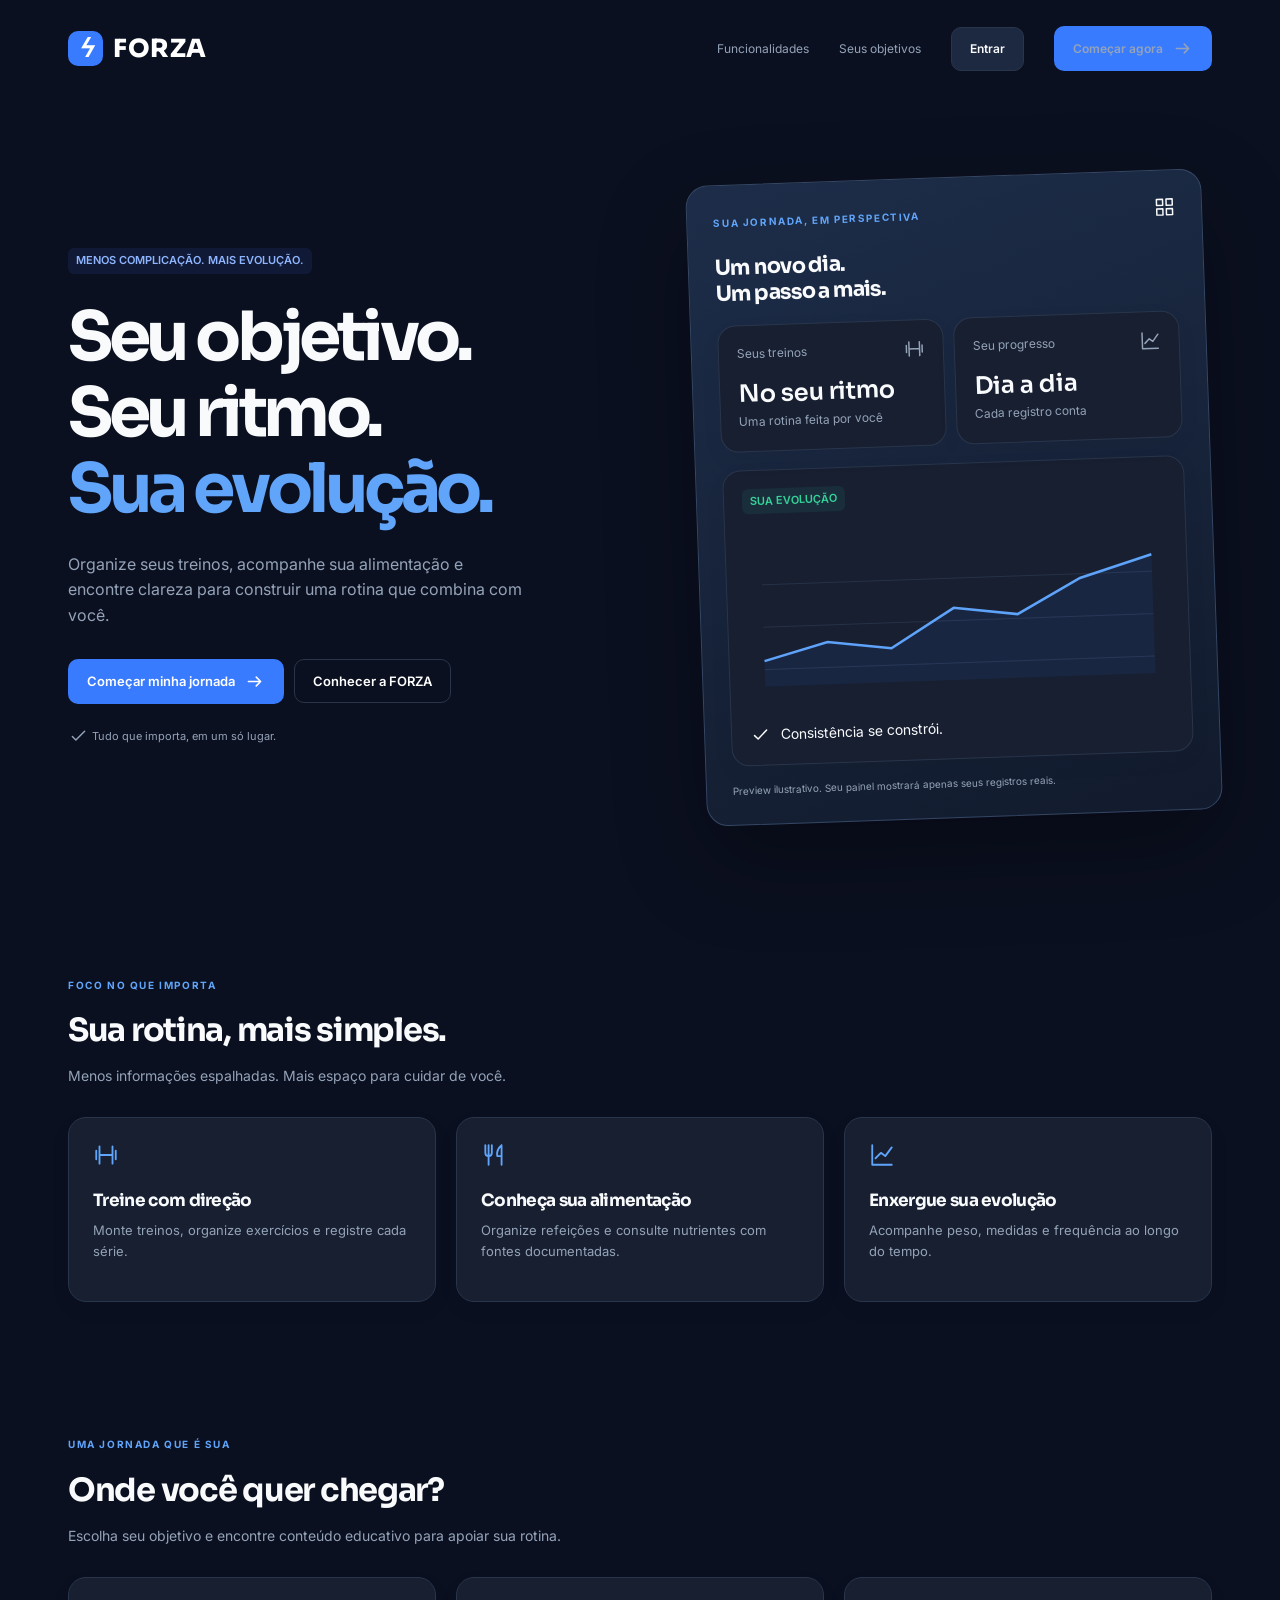
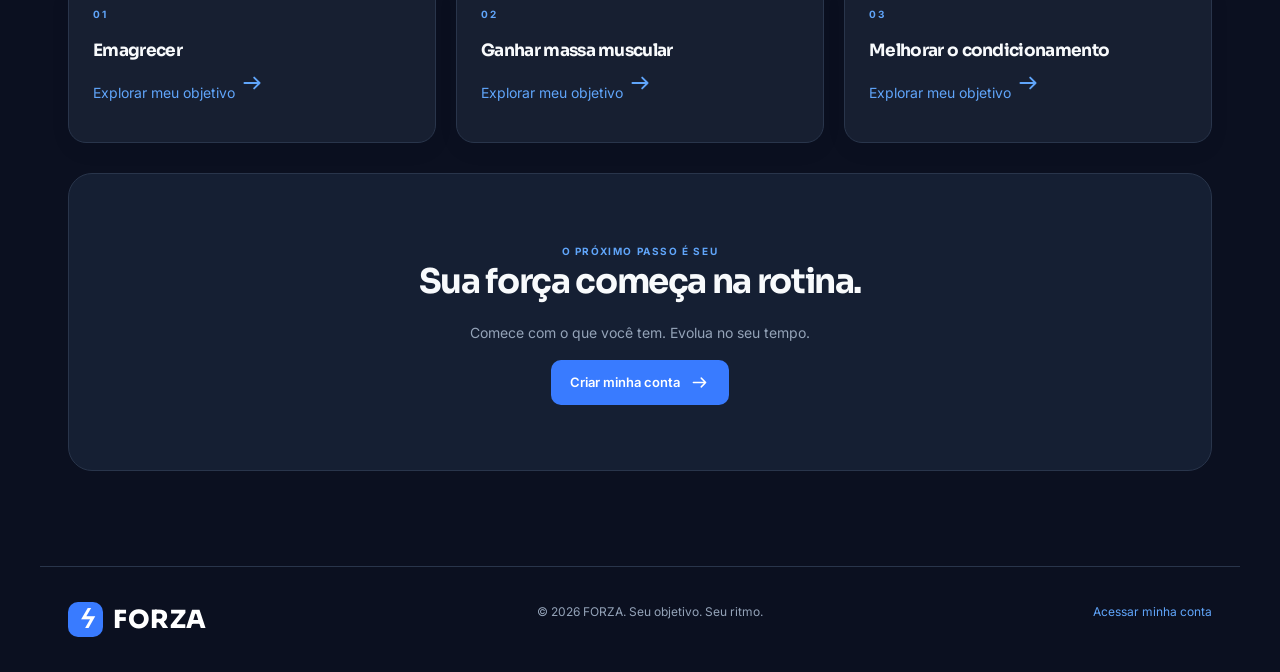
<file: frontend/index.html>
<!doctype html>
<html lang="pt-BR"><head><meta charset="UTF-8"><meta name="viewport" content="width=device-width,initial-scale=1"><meta name="theme-color" content="#0B1020"><meta name="description" content="FORZA: organize treinos, alimentação e acompanhe sua evolução."><title>Seu objetivo. Seu ritmo. · FORZA</title><link rel="icon" type="image/svg+xml" href="assets/icons/forza.svg"><link rel="stylesheet" href="assets/css/variables.css"><link rel="stylesheet" href="assets/css/global.css"><link rel="stylesheet" href="assets/css/components.css"><link rel="stylesheet" href="assets/css/pages/layout.css"><link rel="stylesheet" href="assets/css/responsive.css"></head><body data-page="index"><noscript>Ative o JavaScript para usar a plataforma FORZA.</noscript><script type="module" src="assets/js/landing.js"></script></body></html>
</file>
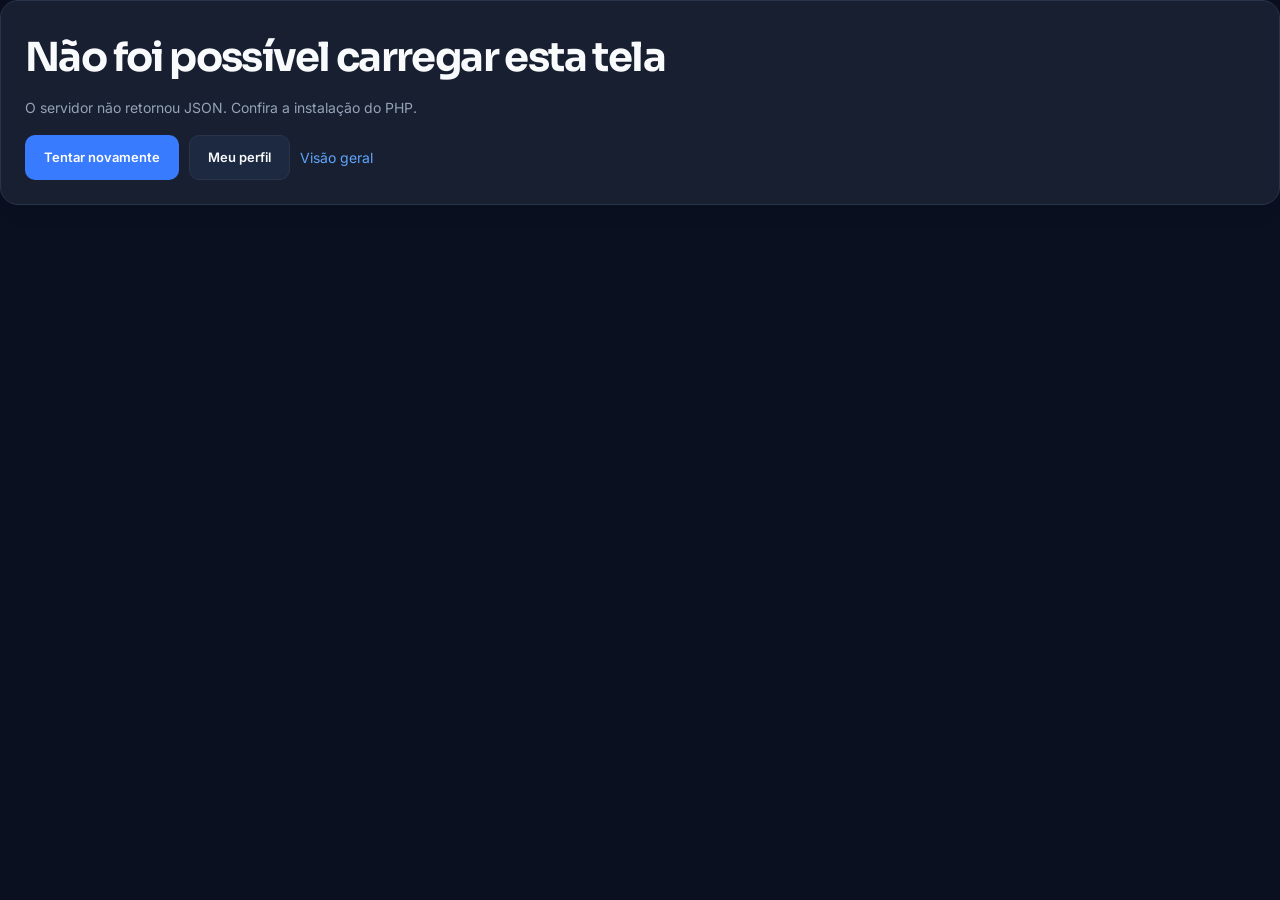
<file: frontend/alimentacao.html>
<!doctype html>
<html lang="pt-BR"><head><meta charset="UTF-8"><meta name="viewport" content="width=device-width,initial-scale=1"><meta name="theme-color" content="#0B1020"><meta name="description" content="FORZA: organize treinos, alimentação e acompanhe sua evolução."><title>Alimentação · FORZA</title><link rel="icon" type="image/svg+xml" href="assets/icons/forza.svg"><link rel="stylesheet" href="assets/css/variables.css"><link rel="stylesheet" href="assets/css/global.css"><link rel="stylesheet" href="assets/css/components.css"><link rel="stylesheet" href="assets/css/pages/layout.css"><link rel="stylesheet" href="assets/css/responsive.css"><link rel="stylesheet" href="assets/css/pages/app-shell.css"></head><body data-page="alimentacao"><noscript>Ative o JavaScript para usar a plataforma FORZA.</noscript><script type="module" src="assets/js/app.js"></script></body></html>
</file>
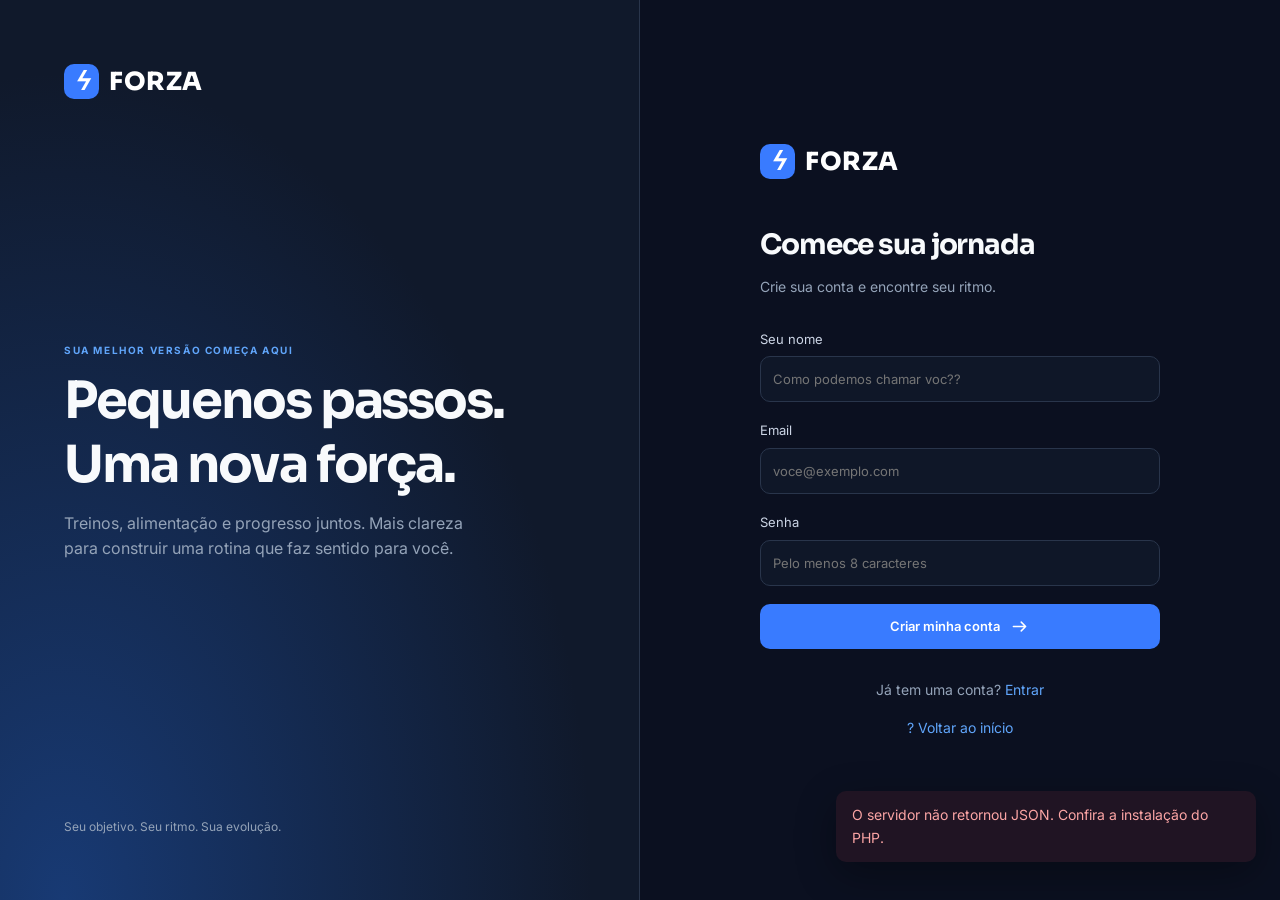
<file: frontend/cadastro.html>
<!doctype html>
<html lang="pt-BR"><head><meta charset="UTF-8"><meta name="viewport" content="width=device-width,initial-scale=1"><meta name="theme-color" content="#0B1020"><meta name="description" content="FORZA: organize treinos, alimentação e acompanhe sua evolução."><title>Criar conta · FORZA</title><link rel="icon" type="image/svg+xml" href="assets/icons/forza.svg"><link rel="stylesheet" href="assets/css/variables.css"><link rel="stylesheet" href="assets/css/global.css"><link rel="stylesheet" href="assets/css/components.css"><link rel="stylesheet" href="assets/css/pages/layout.css"><link rel="stylesheet" href="assets/css/responsive.css"></head><body data-page="cadastro"><noscript>Ative o JavaScript para usar a plataforma FORZA.</noscript><script type="module" src="assets/js/auth.js"></script></body></html>
</file>
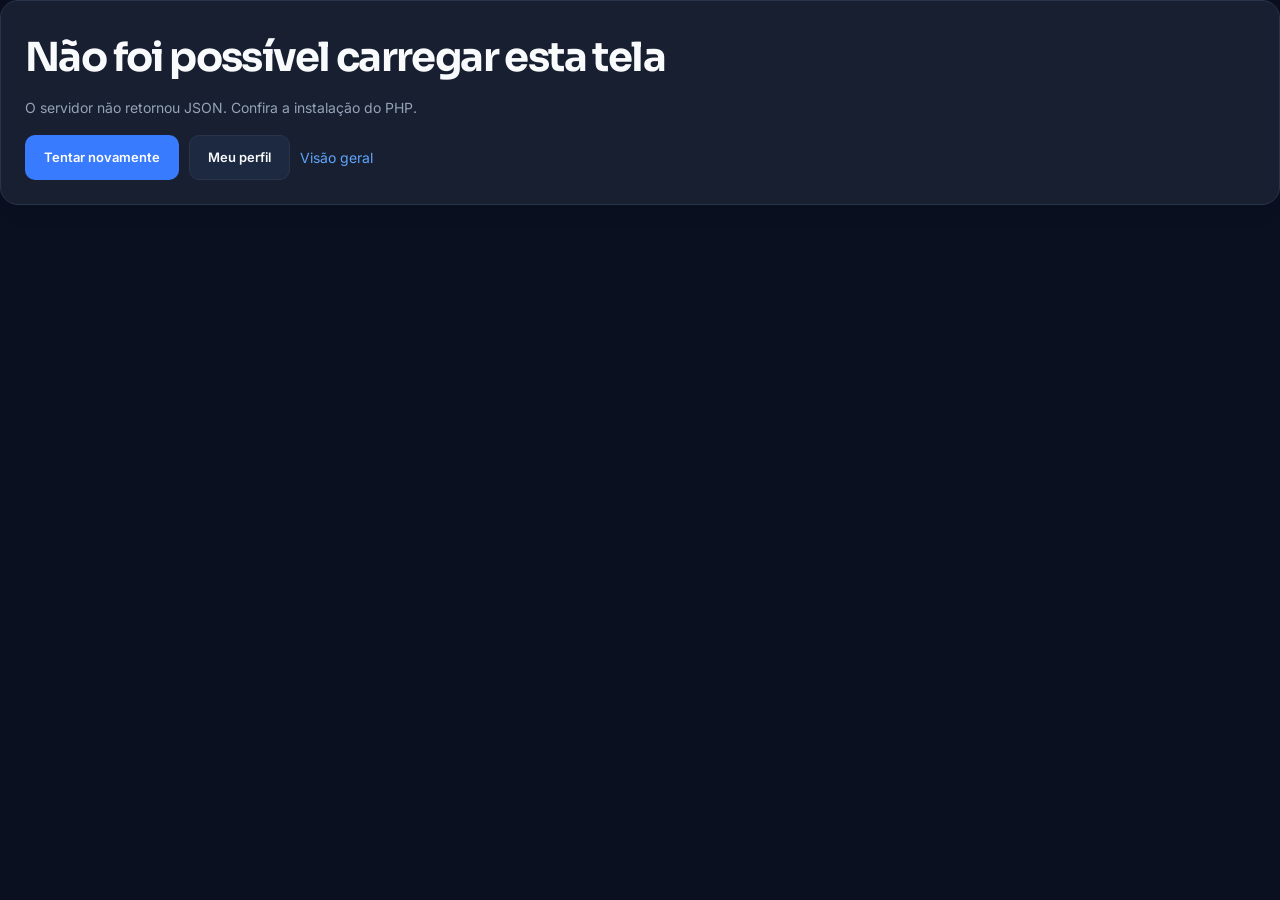
<file: frontend/dashboard.html>
<!doctype html>
<html lang="pt-BR"><head><meta charset="UTF-8"><meta name="viewport" content="width=device-width,initial-scale=1"><meta name="theme-color" content="#0B1020"><meta name="description" content="FORZA: organize treinos, alimentação e acompanhe sua evolução."><title>Visão geral · FORZA</title><link rel="icon" type="image/svg+xml" href="assets/icons/forza.svg"><link rel="stylesheet" href="assets/css/variables.css"><link rel="stylesheet" href="assets/css/global.css"><link rel="stylesheet" href="assets/css/components.css"><link rel="stylesheet" href="assets/css/pages/layout.css"><link rel="stylesheet" href="assets/css/responsive.css"><link rel="stylesheet" href="assets/css/pages/app-shell.css"><link rel="stylesheet" href="assets/css/pages/dashboard.css"></head><body data-page="dashboard"><noscript>Ative o JavaScript para usar a plataforma FORZA.</noscript><script type="module" src="assets/js/app.js"></script></body></html>
</file>
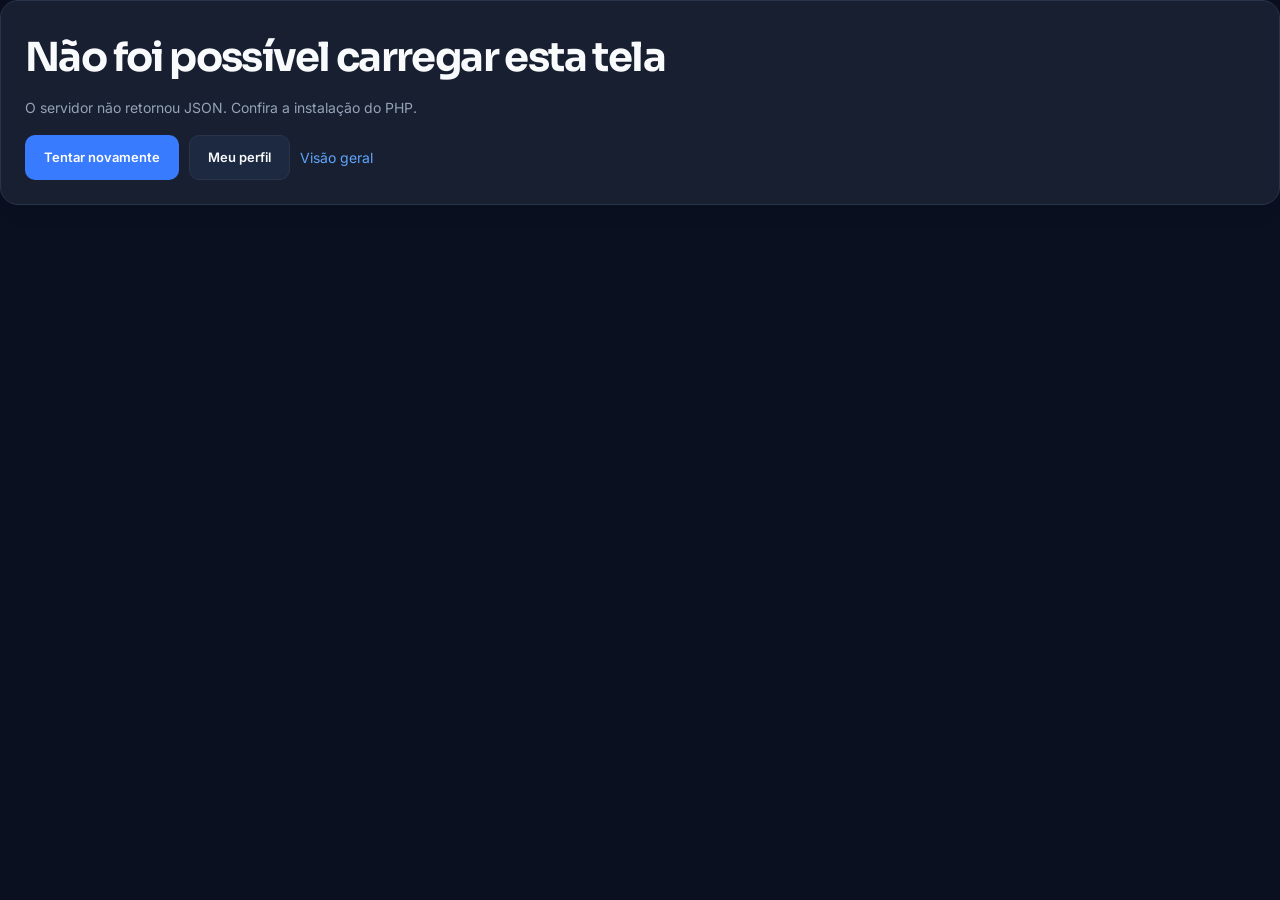
<file: frontend/dicas.html>
<!doctype html>
<html lang="pt-BR"><head><meta charset="UTF-8"><meta name="viewport" content="width=device-width,initial-scale=1"><meta name="theme-color" content="#0B1020"><meta name="description" content="FORZA: organize treinos, alimentação e acompanhe sua evolução."><title>Dicas para você · FORZA</title><link rel="icon" type="image/svg+xml" href="assets/icons/forza.svg"><link rel="stylesheet" href="assets/css/variables.css"><link rel="stylesheet" href="assets/css/global.css"><link rel="stylesheet" href="assets/css/components.css"><link rel="stylesheet" href="assets/css/pages/layout.css"><link rel="stylesheet" href="assets/css/responsive.css"><link rel="stylesheet" href="assets/css/pages/app-shell.css"></head><body data-page="dicas"><noscript>Ative o JavaScript para usar a plataforma FORZA.</noscript><script type="module" src="assets/js/app.js"></script></body></html>
</file>
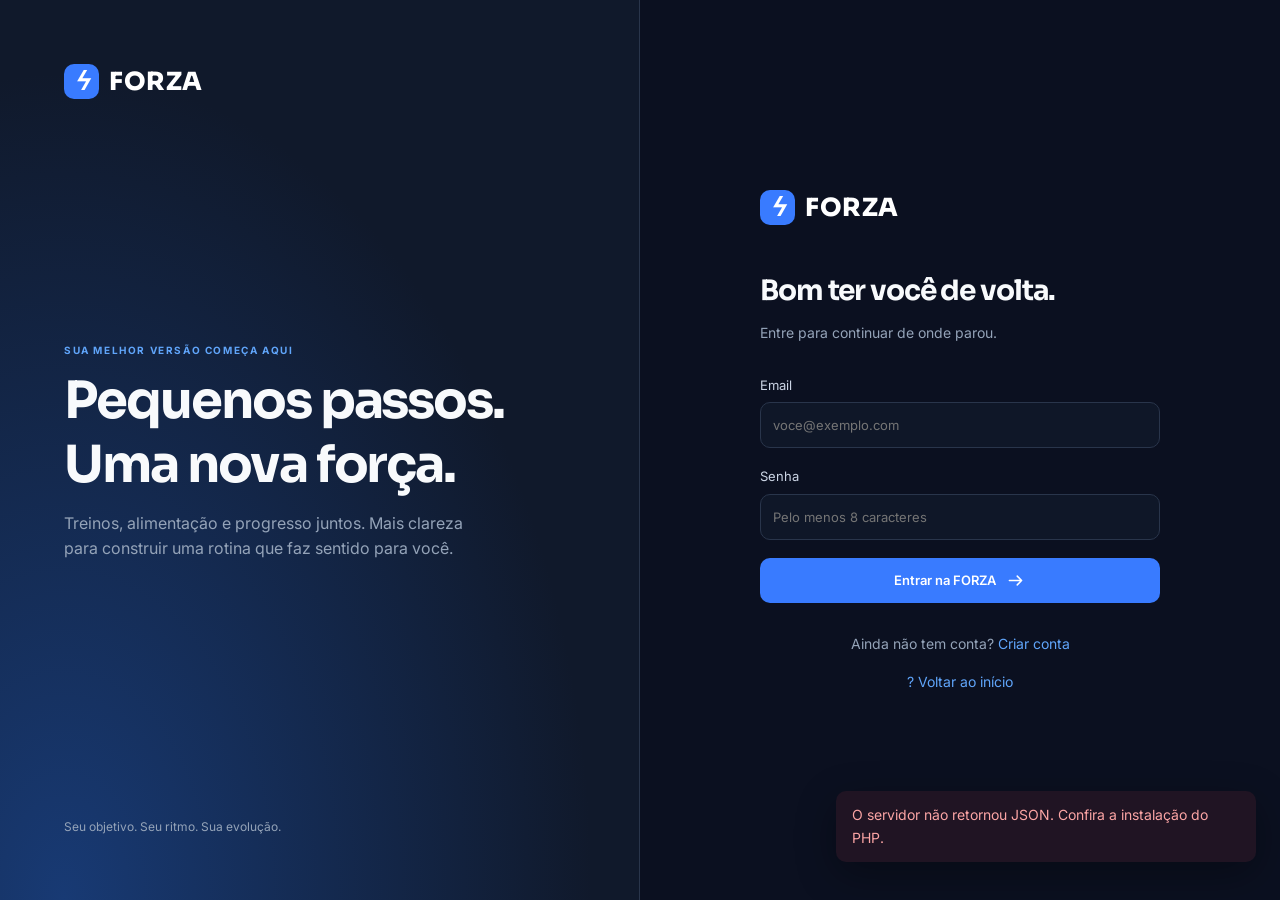
<file: frontend/login.html>
<!doctype html>
<html lang="pt-BR"><head><meta charset="UTF-8"><meta name="viewport" content="width=device-width,initial-scale=1"><meta name="theme-color" content="#0B1020"><meta name="description" content="FORZA: organize treinos, alimentação e acompanhe sua evolução."><title>Entrar · FORZA</title><link rel="icon" type="image/svg+xml" href="assets/icons/forza.svg"><link rel="stylesheet" href="assets/css/variables.css"><link rel="stylesheet" href="assets/css/global.css"><link rel="stylesheet" href="assets/css/components.css"><link rel="stylesheet" href="assets/css/pages/layout.css"><link rel="stylesheet" href="assets/css/responsive.css"></head><body data-page="login"><noscript>Ative o JavaScript para usar a plataforma FORZA.</noscript><script type="module" src="assets/js/auth.js"></script></body></html>
</file>
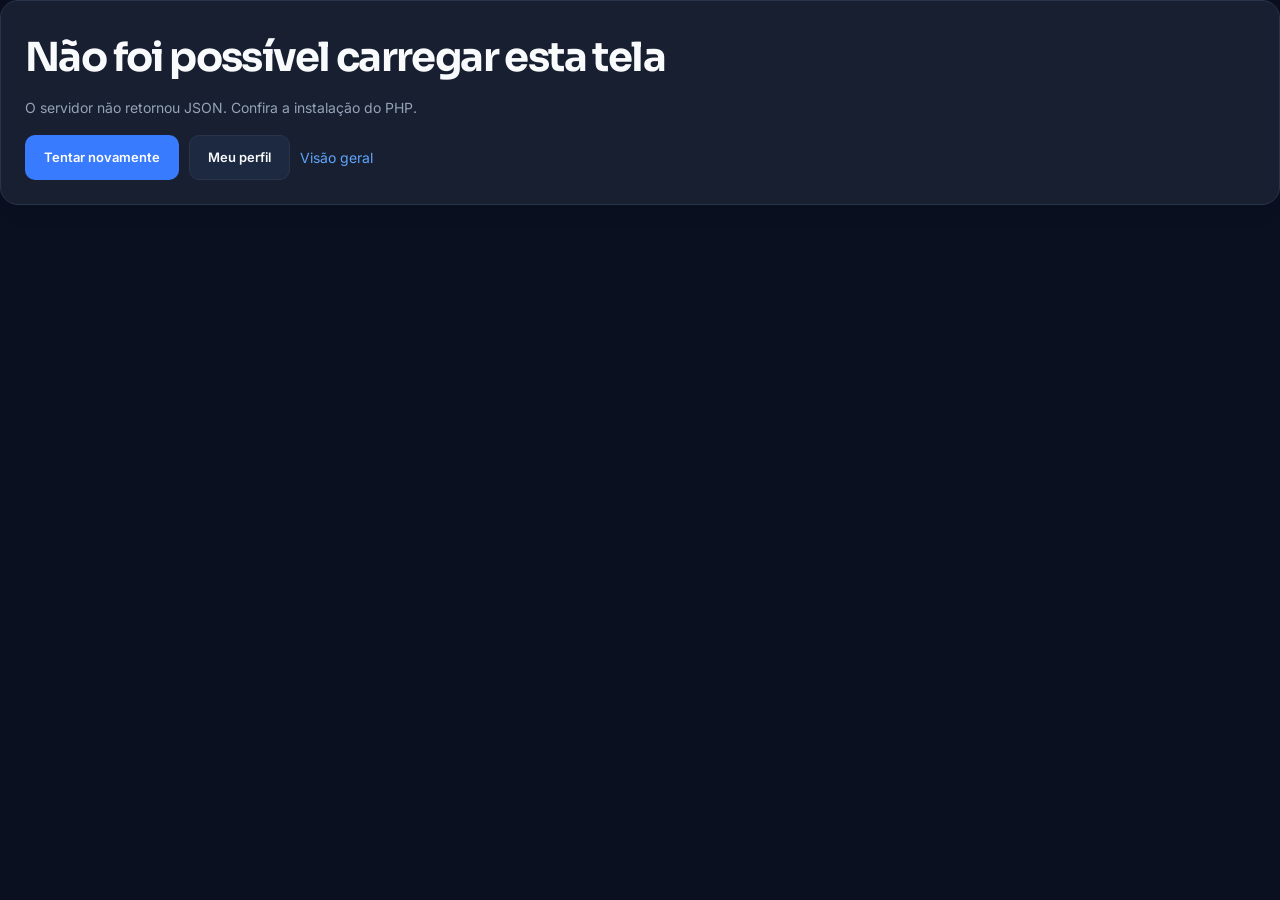
<file: frontend/perfil.html>
<!doctype html>
<html lang="pt-BR"><head><meta charset="UTF-8"><meta name="viewport" content="width=device-width,initial-scale=1"><meta name="theme-color" content="#0B1020"><meta name="description" content="FORZA: organize treinos, alimentação e acompanhe sua evolução."><title>Meu perfil · FORZA</title><link rel="icon" type="image/svg+xml" href="assets/icons/forza.svg"><link rel="stylesheet" href="assets/css/variables.css"><link rel="stylesheet" href="assets/css/global.css"><link rel="stylesheet" href="assets/css/components.css"><link rel="stylesheet" href="assets/css/pages/layout.css"><link rel="stylesheet" href="assets/css/responsive.css"><link rel="stylesheet" href="assets/css/pages/app-shell.css"></head><body data-page="perfil"><noscript>Ative o JavaScript para usar a plataforma FORZA.</noscript><script type="module" src="assets/js/app.js"></script></body></html>
</file>
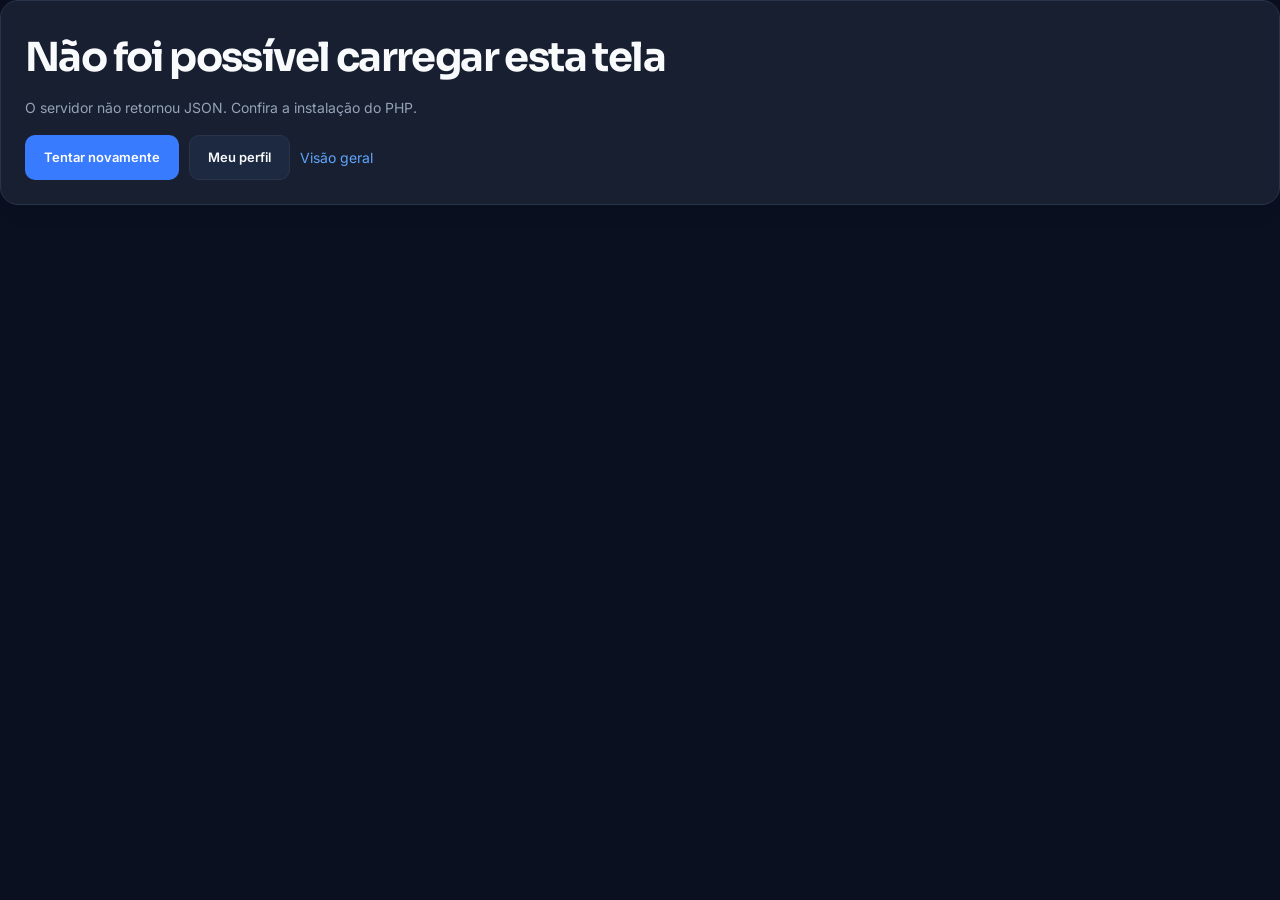
<file: frontend/progresso.html>
<!doctype html>
<html lang="pt-BR"><head><meta charset="UTF-8"><meta name="viewport" content="width=device-width,initial-scale=1"><meta name="theme-color" content="#0B1020"><meta name="description" content="FORZA: organize treinos, alimentação e acompanhe sua evolução."><title>Meu progresso · FORZA</title><link rel="icon" type="image/svg+xml" href="assets/icons/forza.svg"><link rel="stylesheet" href="assets/css/variables.css"><link rel="stylesheet" href="assets/css/global.css"><link rel="stylesheet" href="assets/css/components.css"><link rel="stylesheet" href="assets/css/pages/layout.css"><link rel="stylesheet" href="assets/css/responsive.css"><link rel="stylesheet" href="assets/css/pages/app-shell.css"></head><body data-page="progresso"><noscript>Ative o JavaScript para usar a plataforma FORZA.</noscript><script type="module" src="assets/js/app.js"></script></body></html>
</file>
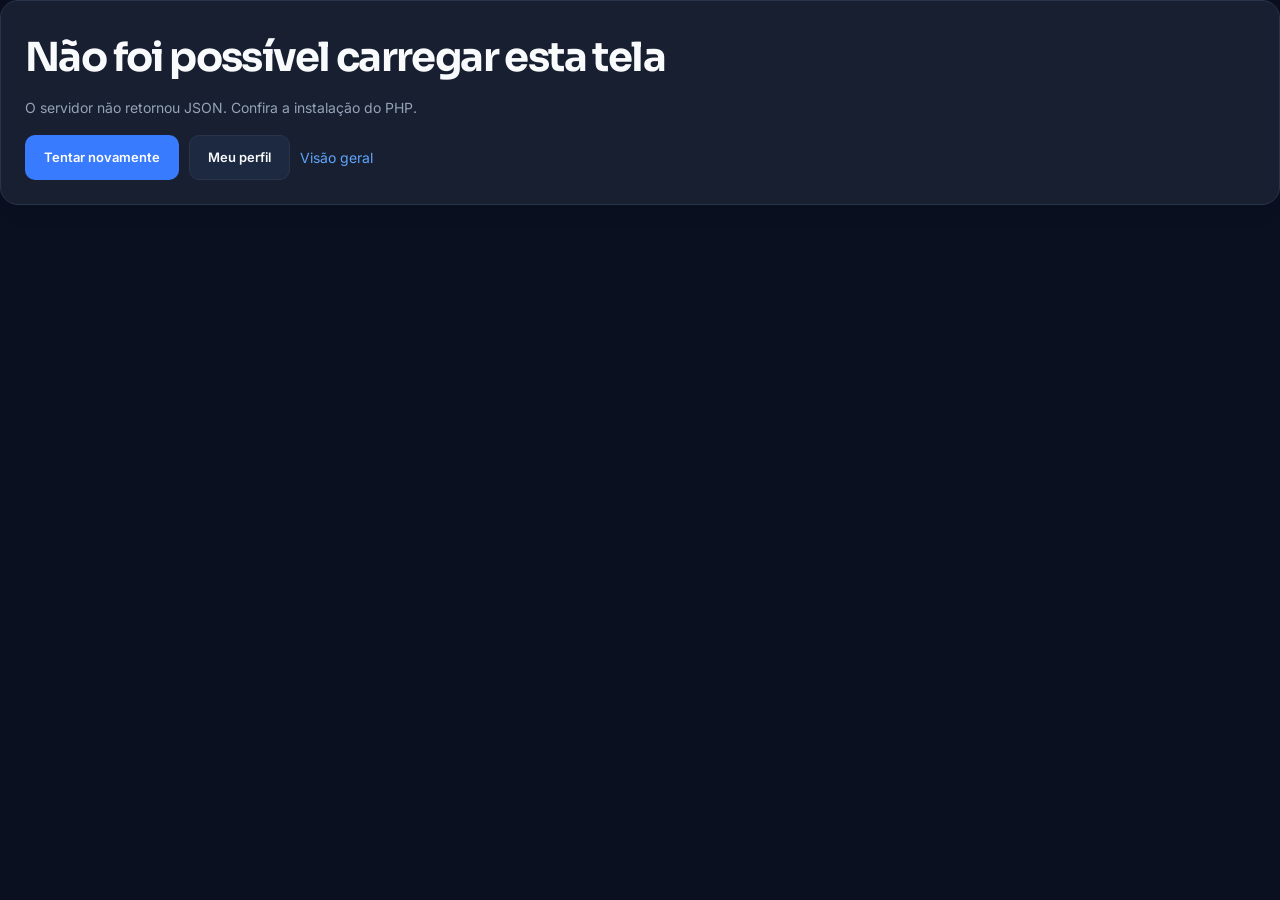
<file: frontend/treino-detalhes.html>
<!doctype html>
<html lang="pt-BR"><head><meta charset="UTF-8"><meta name="viewport" content="width=device-width,initial-scale=1"><meta name="theme-color" content="#0B1020"><meta name="description" content="FORZA: organize treinos, alimentação e acompanhe sua evolução."><title>Sessão de treino · FORZA</title><link rel="icon" type="image/svg+xml" href="assets/icons/forza.svg"><link rel="stylesheet" href="assets/css/variables.css"><link rel="stylesheet" href="assets/css/global.css"><link rel="stylesheet" href="assets/css/components.css"><link rel="stylesheet" href="assets/css/pages/layout.css"><link rel="stylesheet" href="assets/css/responsive.css"><link rel="stylesheet" href="assets/css/pages/app-shell.css"></head><body data-page="treino-detalhes"><noscript>Ative o JavaScript para usar a plataforma FORZA.</noscript><script type="module" src="assets/js/app.js"></script></body></html>
</file>
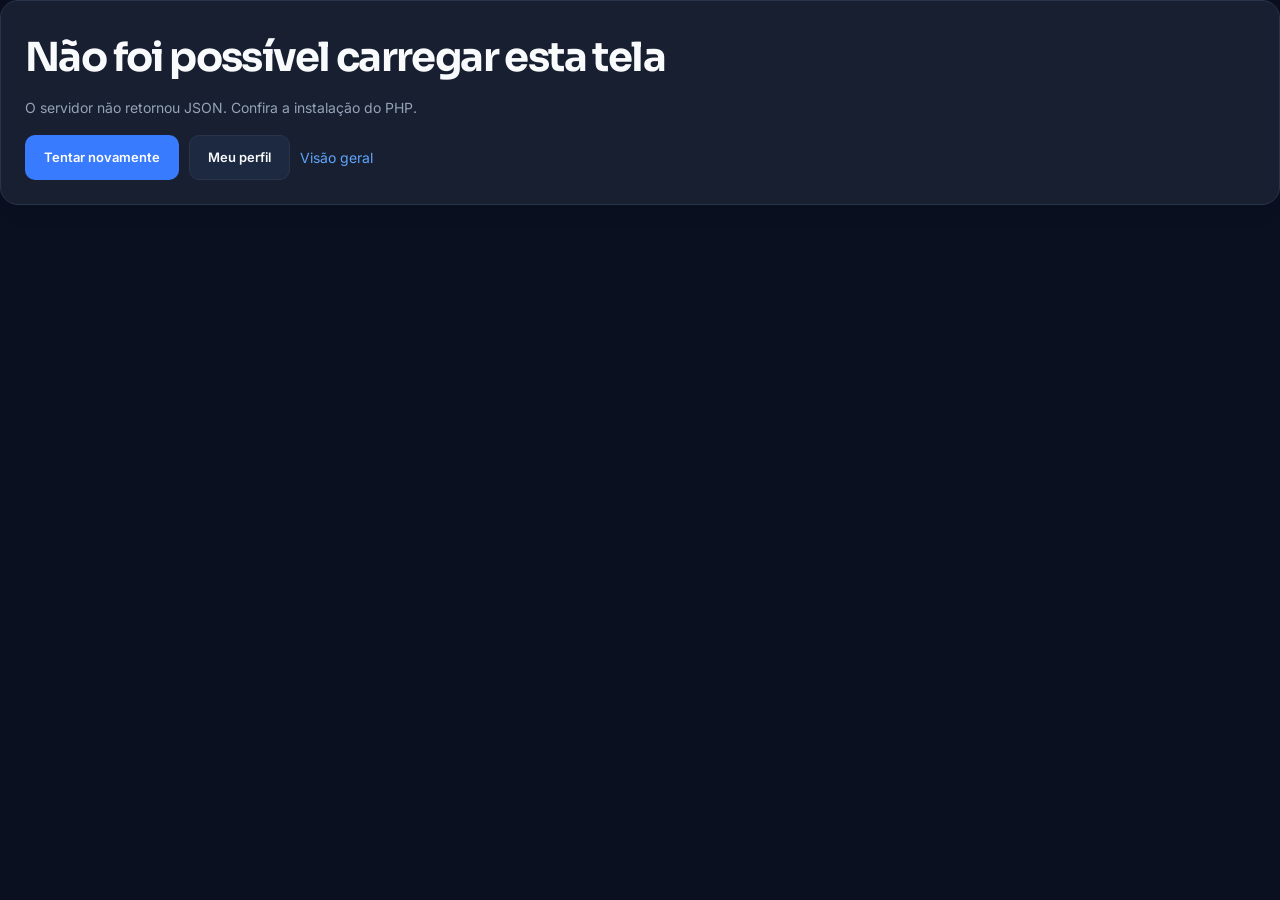
<file: frontend/treinos.html>
<!doctype html>
<html lang="pt-BR"><head><meta charset="UTF-8"><meta name="viewport" content="width=device-width,initial-scale=1"><meta name="theme-color" content="#0B1020"><meta name="description" content="FORZA: organize treinos, alimentação e acompanhe sua evolução."><title>Meus treinos · FORZA</title><link rel="icon" type="image/svg+xml" href="assets/icons/forza.svg"><link rel="stylesheet" href="assets/css/variables.css"><link rel="stylesheet" href="assets/css/global.css"><link rel="stylesheet" href="assets/css/components.css"><link rel="stylesheet" href="assets/css/pages/layout.css"><link rel="stylesheet" href="assets/css/responsive.css"><link rel="stylesheet" href="assets/css/pages/app-shell.css"></head><body data-page="treinos"><noscript>Ative o JavaScript para usar a plataforma FORZA.</noscript><script type="module" src="assets/js/app.js"></script></body></html>
</file>
<file: frontend/assets/css/variables.css>
@import url('https://fonts.googleapis.com/css2?family=Inter:wght@400;500;600;700&family=Sora:wght@400;500;600;700;800&display=swap');
:root{color-scheme:dark;--bg:#0B1020;--card:#171F31;--primary:#397BFF;--secondary:#60A5FA;--text:#F8FAFC;--muted:#94A3B8;--border:#29354B;--success:#34D399;--error:#EF4444;--warning:#F59E0B;--radius:18px;--heading:'Sora',sans-serif;--body:'Inter',sans-serif}
</file>
<file: frontend/assets/css/global.css>
*{box-sizing:border-box}body{margin:0;background:var(--bg);color:var(--text);font:14px/1.6 var(--body)}h1,h2,h3,h4,.brand{font-family:var(--heading);line-height:1.25;letter-spacing:-.04em}h1{font-size:clamp(28px,4vw,40px);margin:8px 0 14px}h2{font-size:21px;margin:0 0 18px}h3{font-size:17px;margin:0 0 8px}p{margin:0 0 16px}a{color:var(--secondary);text-decoration:none}a:hover{text-decoration:underline}button,input,select{font:inherit}button,a,input,select{touch-action:manipulation}button{cursor:pointer}button:disabled{opacity:.55;cursor:wait}button:focus-visible,a:focus-visible,input:focus-visible,select:focus-visible,summary:focus-visible{outline:3px solid var(--secondary);outline-offset:4px}input,select{width:100%;min-width:0;min-height:46px;background:#0f1728;border:1px solid var(--border);border-radius:10px;padding:10px 12px;color:var(--text)}input[type=checkbox]{width:19px;min-height:19px;accent-color:var(--primary)}label{display:grid;gap:7px;color:#ccd5e5;font-size:13px}label.check{display:flex;align-items:center;gap:8px}small,.muted{color:var(--muted)}small{font-size:12px}.brand{display:inline-flex;align-items:center;gap:10px;font-weight:800;font-size:25px;letter-spacing:.02em;color:white}.brand:hover{text-decoration:none}.brand-mark{display:grid;place-items:center;background:var(--primary);width:35px;height:35px;border-radius:10px;color:white;font-size:25px;font-weight:800;font-style:italic}svg.icon{width:21px;height:21px;flex-shrink:0;vertical-align:middle;fill:none;stroke:currentColor;stroke-width:1.7;stroke-linecap:round;stroke-linejoin:round}.skip{position:fixed;top:-60px;left:16px;z-index:100;padding:10px;background:var(--primary);color:white}.skip:focus{top:8px}table{border-collapse:collapse;width:100%;text-align:left}th,td{padding:13px 10px;border-bottom:1px solid var(--border)}th{color:var(--muted);font-size:12px;font-weight:500}.table-wrap{overflow:auto}pre{white-space:pre-wrap}hr{border:0;border-top:1px solid var(--border);margin:24px 0}[hidden]{display:none!important}@media(prefers-reduced-motion:no-preference){a,button{transition:background .18s,transform .18s}.card{animation:appear .3s ease-out}@keyframes appear{from{opacity:0;transform:translateY(6px)}to{opacity:1;transform:translateY(0)}}}

h1,h2,h3,h4,p,strong{overflow-wrap:anywhere}
</file>
<file: frontend/assets/css/components.css>
.btn{display:inline-flex;justify-content:center;align-items:center;gap:9px;min-height:44px;padding:11px 18px;border:1px solid transparent;border-radius:10px;background:var(--primary);color:white;font-weight:600;font-size:13px;text-decoration:none}.btn:hover{background:#2c69e5;text-decoration:none}.btn.secondary{background:#1d2940;border-color:var(--border);color:var(--text)}.btn.secondary:hover{background:#293751}.btn.ghost{background:transparent;border-color:var(--border)}.btn.danger{background:#431f2c;color:#fda4af;border-color:#793447}.btn.small{padding:7px 11px;min-height:38px;font-size:12px}.actions{display:flex;gap:10px;flex-wrap:wrap;align-items:center}.card{padding:24px;border:1px solid var(--border);border-radius:var(--radius);background:var(--card);min-width:0;box-shadow:0 8px 24px #0000000a}.card-header{display:flex;align-items:center;justify-content:space-between;gap:12px;margin-bottom:22px}.card-header h2{margin:0}.grid{display:grid;gap:20px}.stats{grid-template-columns:repeat(4,minmax(0,1fr));margin:28px 0}.stat-top{display:flex;align-items:center;justify-content:space-between;color:var(--muted);font-size:12px}.stat-icon{padding:9px;border-radius:10px;background:#397bff18;color:var(--secondary)}.stat-value{font-family:var(--heading);font-size:30px;font-weight:600;margin:15px 0 2px;line-height:1.2}.stat-value small{font-family:var(--body);font-size:13px;font-weight:400}.badge{display:inline-block;border-radius:6px;padding:4px 8px;background:#397bff1a;color:#8fb5ff;font-size:11px;font-weight:600}.badge.green{background:#34d39916;color:var(--success)}.eyebrow{text-transform:uppercase;letter-spacing:.16em;font-size:10px;font-weight:700;color:var(--secondary)}.empty{border:1px dashed #3b4963;border-radius:12px;padding:28px 18px;text-align:center;color:var(--muted)}.empty p{margin-bottom:12px}.empty .icon{margin-bottom:10px;width:28px;height:28px}.form-grid{display:grid;grid-template-columns:1fr 1fr;gap:18px}.full{grid-column:1/-1}.field-list{display:grid;gap:12px;margin:16px 0}.row-fields{display:grid;grid-template-columns:2fr repeat(4,1fr) auto;gap:10px;align-items:end;padding:15px;background:#101829;border-radius:12px}.food-row{grid-template-columns:2fr 1fr auto}.days{display:flex;gap:10px;flex-wrap:wrap}.day{display:flex;align-items:center;gap:5px}.message{padding:13px 16px;border-radius:10px;background:#34d39917;color:var(--success);margin:14px 0}.message.error{background:#ef444417;color:#fca5a5}.toast{position:fixed;bottom:24px;right:24px;max-width:min(420px,90vw);z-index:100;box-shadow:0 12px 40px #0005}.split{grid-template-columns:1.55fr 1fr}.stack{display:grid;gap:20px}.chart{height:210px;width:100%;display:block}.chart text{font:11px var(--body);fill:var(--muted)}.chart .line{fill:none;stroke:var(--secondary);stroke-width:3}.chart .area{fill:#397bff10}.chart .axis{stroke:var(--border)}.chart .point{fill:var(--primary);stroke:#a8c7ff;stroke-width:2}.week{display:grid;grid-template-columns:repeat(7,1fr);gap:8px}.week-day{text-align:center;padding:12px 3px;border:1px solid var(--border);border-radius:10px;color:var(--muted)}.week-day.active{border-color:#397bff60;background:#397bff16;color:var(--secondary)}.week-day b{display:block;font-size:18px;color:var(--text);margin-top:7px}.progress-track{height:6px;border-radius:8px;background:var(--border);overflow:hidden;margin-top:10px}.progress-fill{height:100%;border-radius:8px;background:var(--primary)}.macro{display:flex;justify-content:space-between;margin:16px 0 4px}.list-item{display:flex;justify-content:space-between;align-items:center;gap:12px;padding:14px 0;border-bottom:1px solid var(--border)}.list-item:last-child{border:0}.tip-card{position:relative;overflow:hidden}.tip-card .tip-number{color:#397bff40;font:600 48px var(--heading);position:absolute;right:20px;top:16px}.tip-card p{color:var(--muted);max-width:85%;margin:20px 0}.tip-card .badge{margin-bottom:22px}.tip-grid{grid-template-columns:repeat(2,minmax(0,1fr))}.calendar{display:grid;grid-template-columns:repeat(7,minmax(0,1fr));gap:5px;margin:18px 0}.calendar span{text-align:center;padding:8px 0;border-radius:6px;color:var(--muted)}.calendar span.active{background:#397bff30;color:#a8c7ff}.calendar .weekday{font-size:10px}.session-set{display:grid;grid-template-columns:1.8fr .8fr .8fr 1fr;gap:14px;align-items:center;margin:12px 0;padding:14px;background:#101829;border-radius:10px}.danger-zone{border-color:#6b3340}.auth-shell{min-height:100vh;display:grid;grid-template-columns:1fr 1fr}.auth-story{padding:64px;display:flex;flex-direction:column;justify-content:space-between;background:radial-gradient(ellipse at 10% 100%,#183a74 0,transparent 65%),#10192b;border-right:1px solid var(--border)}.auth-story h1{font-size:clamp(35px,4vw,60px);max-width:550px}.auth-story p{max-width:410px;color:var(--muted);font-size:16px}.auth-panel{display:flex;align-items:center;justify-content:center;padding:32px}.auth-panel>div{width:100%;max-width:400px}.auth-panel form{display:grid;gap:18px;margin:30px 0}.auth-panel h1{font-size:28px}.auth-panel .brand{margin-bottom:40px}.auth-foot{text-align:center;color:var(--muted)}.loading{padding:40px;color:var(--muted)}.loader{display:inline-block;width:16px;height:16px;border:2px solid var(--border);border-top-color:var(--primary);border-radius:50%;animation:spin 1s linear infinite}@keyframes spin{to{transform:rotate(360deg)}}

.onboarding-notice{display:flex;align-items:center;justify-content:space-between;gap:18px;padding:18px 20px;margin-bottom:26px;border:1px solid #397bff55;background:#397bff12;border-radius:12px}.onboarding-notice p{color:var(--muted);margin:5px 0 0;font-size:12px}.onboarding-notice a{flex-shrink:0}@media(max-width:767px){.onboarding-notice{align-items:flex-start;flex-direction:column}.onboarding-notice a{width:100%}}
</file>
<file: frontend/assets/css/pages/layout.css>
.sidebar{width:238px;position:fixed;inset:0 auto 0 0;background:#101728;border-right:1px solid var(--border);padding:33px 20px;display:flex;flex-direction:column;z-index:40}.sidebar .brand{padding:0 12px;margin-bottom:48px}.nav-label{font-size:9px;color:#687b98;letter-spacing:.18em;padding:0 16px;margin-bottom:14px}.sidebar nav{display:grid;gap:7px}.nav-link{display:flex;align-items:center;gap:13px;padding:13px 16px;border-radius:10px;color:var(--muted);font-size:13px;font-weight:500}.nav-link:hover{background:#ffffff06;text-decoration:none;color:white}.nav-link.active{background:#397bff1c;color:#82acff;box-shadow:inset 3px 0 var(--primary)}.sidebar-bottom{margin-top:auto;padding-top:30px}.sidebar-note{border:1px solid var(--border);padding:17px;border-radius:12px;margin:24px 6px;color:var(--muted);font-size:11px}.sidebar-note b{display:block;color:var(--text);margin-bottom:7px}.account{display:flex;gap:10px;align-items:center;border-top:1px solid var(--border);padding:20px 8px 0}.avatar{display:grid;place-items:center;flex-shrink:0;width:35px;height:35px;border-radius:50%;background:#24385e;color:#b5d0ff;font-weight:700}.account-text{min-width:0}.account-text b{display:block;max-width:130px;overflow:hidden;text-overflow:ellipsis;white-space:nowrap;font-size:12px}.account-text small{font-size:10px}.main-shell{margin-left:238px}.topbar{height:79px;border-bottom:1px solid var(--border);display:flex;align-items:center;justify-content:space-between;padding:0 38px;background:#0b1020cc}.topbar-left{display:flex;align-items:center;gap:15px;color:var(--muted);font-size:12px}.topbar-right{display:flex;align-items:center;gap:20px}.topbar-right .date{color:var(--muted);font-size:11px}.menu-toggle{display:none}.content{max-width:1450px;margin:auto;padding:34px 38px 60px}.page-heading{display:flex;align-items:center;justify-content:space-between;gap:16px}.page-heading p{color:var(--muted);margin:0}.page-heading .eyebrow{margin-bottom:8px}.dashboard-banner{background:linear-gradient(110deg,#1b3158,#18243b);border-color:#2b456d;position:relative;overflow:hidden}.dashboard-banner h2{font-size:24px;max-width:75%;margin:15px 0 10px}.dashboard-banner p{color:#a3b4cf;max-width:80%}.banner-icon{position:absolute;right:24px;bottom:35px;transform:rotate(-22deg);opacity:.15}.banner-icon .icon{width:115px;height:115px}.dashboard-banner .btn{margin-top:12px}.goal-strip{display:flex;align-items:center;justify-content:space-between;gap:12px;padding:13px 18px;border:1px solid var(--border);border-radius:10px;margin-top:26px;color:var(--muted);font-size:12px}.goal-strip b{color:var(--text)}.page-footer{display:flex;justify-content:space-between;gap:12px;color:#63718b;font-size:10px;margin-top:36px}.landing-header{max-width:1200px;margin:auto;display:flex;align-items:center;justify-content:space-between;padding:26px 28px}.landing-nav{display:flex;gap:30px;align-items:center}.landing-nav a{color:var(--muted);font-size:12px}.landing-hero{max-width:1200px;margin:auto;padding:80px 28px 90px;display:grid;grid-template-columns:1.1fr 1fr;align-items:center;gap:60px}.landing-hero h1{font-size:clamp(44px,5.3vw,70px);line-height:1.12;letter-spacing:-.065em;margin:25px 0}.landing-hero h1 span{color:var(--secondary)}.landing-hero p{font-size:16px;color:var(--muted);max-width:460px;margin-bottom:30px}.landing-preview{padding:26px;border-radius:22px;background:linear-gradient(160deg,#1d2d49,#121b2d);border:1px solid #344764;box-shadow:0 35px 90px #0005;transform:rotate(-2deg)}.landing-preview .card{padding:18px}.landing-preview .stats{grid-template-columns:1fr 1fr;margin:18px 0;gap:10px}.landing-preview .stat-value{font-size:24px}.preview-caption{color:var(--muted);font-size:10px;margin-top:16px}.landing-section{max-width:1200px;margin:auto;padding:65px 28px}.landing-section>h2{font-size:32px;margin:15px 0}.landing-section>p{color:var(--muted);max-width:560px}.features-grid{grid-template-columns:repeat(3,minmax(0,1fr));margin-top:30px}.features-grid .icon{width:26px;height:26px;color:var(--secondary);margin-bottom:22px}.features-grid p{color:var(--muted);font-size:13px}.landing-cta{text-align:center;padding:65px 25px;border:1px solid var(--border);border-radius:24px;background:#151f33;margin:30px 0}.landing-cta h2{font-size:34px}.landing-footer{max-width:1200px;margin:auto;padding:35px 28px;border-top:1px solid var(--border);display:flex;justify-content:space-between;color:var(--muted);font-size:12px}.mobile-brand{display:none}
</file>
<file: frontend/assets/css/responsive.css>
@media(min-width:1600px){.content{padding-top:48px}.stats{gap:24px}}@media(max-width:1150px){.sidebar{width:210px}.main-shell{margin-left:210px}.content{padding:28px 24px}.topbar{padding:0 24px}.stats{grid-template-columns:repeat(2,minmax(0,1fr))}.split{grid-template-columns:1fr}.row-fields{grid-template-columns:repeat(4,1fr)}.row-fields>label:first-child{grid-column:1/-1}.landing-hero{gap:30px}.auth-story{padding:40px}}@media(max-width:767px){.sidebar{width:245px;transform:translateX(-100%);transition:transform .2s}.sidebar.open{transform:translateX(0);box-shadow:20px 0 80px #0008}.main-shell{margin-left:0}.menu-toggle{display:inline-flex;padding:9px}.topbar{height:66px;padding:0 18px}.topbar-right .date{display:none}.mobile-brand{display:inline-flex;font-size:20px}.mobile-brand .brand-mark{width:28px;height:28px;font-size:20px}.topbar-left>span{display:none}.content{padding:26px 18px 40px}.page-heading{align-items:flex-start;flex-direction:column}.page-heading>.btn{width:100%}.stats{gap:12px;margin:22px 0}.card{padding:19px}.stat-value{font-size:27px}.stat-top{font-size:11px}.stat-icon{padding:6px}.stat-icon .icon{width:18px;height:18px}.stat-top{gap:4px}.form-grid,.tip-grid{grid-template-columns:1fr}.row-fields{grid-template-columns:1fr 1fr}.row-fields>label:first-child{grid-column:1/-1}.row-fields>.btn{grid-column:1/-1}.food-row{grid-template-columns:1fr}.grid{gap:14px}.goal-strip{align-items:flex-start;flex-direction:column}.page-footer{flex-direction:column}.auth-shell{grid-template-columns:1fr}.auth-story{display:none}.auth-panel{min-height:100vh;padding:32px 22px}.landing-header{padding:20px}.landing-nav>a{display:none}.landing-nav{gap:10px}.landing-hero{grid-template-columns:1fr;padding:45px 22px}.landing-hero h1{font-size:48px}.landing-preview{transform:none;margin:15px 0}.landing-section{padding:40px 22px}.features-grid{grid-template-columns:1fr}.landing-footer{flex-direction:column;gap:16px}.landing-cta h2{font-size:27px}.session-set{grid-template-columns:1fr 1fr}.session-set>strong{grid-column:1/-1}.list-item{align-items:flex-start;flex-wrap:wrap}.toast{bottom:12px;right:12px}.card-header{align-items:flex-start;flex-wrap:wrap}.dashboard-banner h2{font-size:23px}.week{gap:4px}.week-day{font-size:10px}.week-day b{font-size:16px}}@media(prefers-reduced-motion:reduce){*{animation:none!important;transition:none!important;scroll-behavior:auto!important}}
</file>
<file: frontend/assets/css/pages/app-shell.css>
/* Authenticated application shell. Shared by the working product screens. */
.app-layout{font-size:13px;background:var(--bg)}
.app-layout .sidebar{width:224px;padding:30px 16px 14px;background:#0e1526;border-color:#ffffff09;overflow-y:auto;scrollbar-width:thin}
.sidebar-brand{padding:0 12px 30px}.app-layout .sidebar .brand{padding:0;margin:0;font-size:25px;gap:9px;letter-spacing:.01em}.app-layout .brand-mark{width:31px;height:33px;border-radius:8px;font-size:24px}
.product-label{display:block;font-size:8px;font-weight:500;letter-spacing:.16em;color:#7e8da7;margin-top:13px}.app-layout .nav-label,.nav-divider{font-size:9px;color:#7d8aa1;letter-spacing:.12em;font-weight:500;padding:0 14px;margin:0 0 12px}.app-layout .sidebar nav{gap:5px}.nav-divider{margin-top:31px;margin-bottom:7px}
.app-layout .nav-link{position:relative;min-height:43px;padding:11px 13px;gap:12px;border-radius:7px;color:#9ba7bd;font-size:12px;font-weight:500}.app-layout .nav-link .icon{width:19px;height:19px;stroke-width:1.6}.app-layout .nav-link.active{box-shadow:none;background:#397bff15;color:#80aaff}.nav-current{width:5px;height:5px;border-radius:50%;background:var(--primary);margin-left:auto}.app-layout .nav-link:hover{color:var(--text);background:#ffffff06}.app-layout .nav-link.active:hover{background:#397bff21}
.app-layout .sidebar-bottom{padding-top:34px}.sidebar-focus{display:flex;align-items:center;gap:10px;color:var(--text);padding:16px 10px 22px;border-bottom:1px solid #ffffff09;margin-bottom:10px}.sidebar-focus:hover{text-decoration:none}.focus-icon{display:grid;place-items:center;flex-shrink:0;width:30px;height:30px;background:#397bff10;color:#7ea7f2;border:1px solid #397bff25;border-radius:8px}.focus-icon .icon{width:17px;height:17px}.sidebar-focus>span:nth-child(2){min-width:0}.sidebar-focus small{display:block;font-size:9px;color:#8d9bb3;margin-bottom:4px}.sidebar-focus strong{display:block;font-size:10px;line-height:1.5;font-weight:500}.sidebar-focus>.icon{width:12px;height:12px;margin-left:auto;color:#62718b;flex-shrink:0}
.app-layout .logout-link{background:none;border:0;width:100%;text-align:left;font-size:11px;min-height:40px;margin:0 0 10px}.app-layout .account{border-color:#ffffff09;gap:9px;padding:17px 7px 0;color:var(--text)}.app-layout .account:hover{text-decoration:none}.app-layout .avatar{width:32px;height:32px;background:#1d2c48;border:1px solid #ffffff09;color:#a9c4f3;font-size:10px;letter-spacing:.01em}.app-layout .account-text b{font-size:11px;font-weight:500;max-width:130px}.app-layout .account-text small{font-size:9px;color:#7d8ba3}.app-layout .account>.icon{width:12px;height:12px;margin-left:auto;color:#69768f}
.app-layout .main-shell{margin-left:224px}.app-layout .topbar{height:72px;padding:0 36px;background:var(--bg);border-color:#ffffff09}.breadcrumb{display:flex;align-items:center;gap:13px;font-size:11px}.breadcrumb a{color:#8090aa}.breadcrumb>span{color:#3e4b65}.breadcrumb strong{font-weight:500;color:#d6dfef}.app-layout .topbar-right{gap:20px}.app-layout .date{display:flex;align-items:center;gap:8px;font-size:10px;color:#94a3b8}.app-layout .date .icon{width:14px;height:14px;color:#71819b}.app-layout .topbar-action{min-height:36px;padding:8px 13px;font-size:10px;border-radius:7px;gap:7px;font-weight:500}.app-layout .topbar-action .icon{width:15px;height:15px}.app-layout .content{max-width:1536px;padding:31px 36px 25px}.app-layout .page-footer{padding-top:22px;margin-top:28px;border-top:1px solid #ffffff08;color:#6e7b94;font-size:9px}.page-footer>span:first-child{letter-spacing:.02em}.page-footer>span:first-child>span{color:#3d4d67;margin:0 8px}.menu-backdrop{position:fixed;inset:0;z-index:35;border:0;background:#030711a6;backdrop-filter:blur(3px)}
@media(min-width:1700px){.app-layout .content{padding-top:40px}.app-layout .topbar{padding-inline:48px}}
@media(min-width:768px) and (max-width:1150px){.app-layout .sidebar{width:200px;padding-inline:12px}.app-layout .main-shell{margin-left:200px}.app-layout .content{padding:27px 25px}.app-layout .topbar{padding:0 25px}.app-layout .topbar-right{gap:12px}.app-layout .date{font-size:9px}.sidebar-brand{padding-inline:10px}.product-label{font-size:7px}}
@media(max-width:767px){.app-layout.menu-open{overflow:hidden}.app-layout .sidebar{width:248px;padding:27px 18px 18px;height:100dvh}.app-layout .main-shell{margin-left:0}.app-layout .topbar{height:65px;padding:0 19px}.app-layout .topbar-left{gap:13px}.app-layout .breadcrumb,.app-layout .date{display:none}.app-layout .menu-toggle{min-height:34px;border:0;background:transparent;padding:5px;color:#cbd5e1}.app-layout .mobile-brand{font-size:20px;gap:7px}.app-layout .mobile-brand .brand-mark{width:25px;height:27px;font-size:20px}.app-layout .topbar-right{gap:12px}.app-layout .topbar-action{padding:7px;min-height:32px;width:32px}.app-layout .topbar-action span{display:none}.app-layout .topbar-avatar{height:29px;width:29px;font-size:9px}.app-layout .content{padding:25px 19px}.app-layout .page-footer{font-size:9px;gap:7px;margin-top:24px}.app-layout .sidebar .nav-link{min-height:45px}}
</file>
<file: frontend/assets/css/pages/dashboard.css>
/* FORZA / overview. Layout follows information priority rather than repeated tiles. */
.dashboard-page{--panel-radius:13px;--line:#ffffff0b;--quiet:#8190aa;--panel-bg:#171f31;font-variant-numeric:tabular-nums}
.dashboard-page .card{border:1px solid #29354b;border-radius:var(--panel-radius);padding:24px;background:var(--panel-bg);box-shadow:0 2px 4px #00000006;animation:none}
.dashboard-page h1,.dashboard-page h2,.dashboard-page h3{font-weight:500;letter-spacing:-.045em}.dashboard-page h2{font-size:17px;line-height:1.35}.dashboard-page h3{font-size:14px;line-height:1.45}.dashboard-page a:hover{text-decoration:none}.dashboard-page .btn{font-size:11px;min-height:39px;padding:10px 14px;border-radius:7px;gap:8px;font-weight:500}.dashboard-page .btn .icon{width:16px;height:16px}.dashboard-page .btn.secondary{background:#ffffff04;border-color:#354158;color:#dbe5f7}.dashboard-page .btn.secondary:hover{background:#ffffff09}.section-label{display:flex;align-items:center;gap:7px;color:#93a1bb;font-size:8px;letter-spacing:.13em;font-weight:500}.section-label .icon{width:14px;height:14px}.panel-heading{display:flex;align-items:flex-start;justify-content:space-between;gap:14px;margin-bottom:20px}.panel-heading h2{margin:7px 0 0}.icon-link{display:grid;place-items:center;height:28px;width:28px;border:1px solid #ffffff09;border-radius:7px;color:#8398bc;flex-shrink:0}.icon-link:hover{background:#ffffff08;color:var(--secondary)}.icon-link .icon{width:15px;height:15px}
.dashboard-welcome{display:flex;align-items:center;justify-content:space-between;gap:32px;padding:1px 0 26px}.welcome-copy{min-width:0}.welcome-context{display:flex;align-items:center;gap:8px;color:#95a4bd;font-size:10px;text-transform:capitalize}.welcome-context>i{width:5px;height:5px;background:#749ceb;border-radius:50%}.welcome-context>span{color:#3f4d68;margin:0 2px}.dashboard-page .dashboard-welcome h1{font-size:clamp(25px,2.4vw,34px);line-height:1.3;margin:12px 0 9px;letter-spacing:-.055em}.dashboard-welcome h1>span{color:#6b9aff}.dashboard-welcome p{font-size:11px;line-height:1.6;color:#8c9bb4;margin:0}.welcome-goal{display:flex;align-items:center;gap:13px;max-width:270px;min-width:210px;padding-left:26px;border-left:1px solid #ffffff0d;color:var(--text)}.goal-symbol{height:39px;width:39px;display:grid;place-items:center;flex-shrink:0;color:#84adff;background:#397bff0b;border:1px solid #397bff21;border-radius:10px}.goal-symbol .icon{width:23px;height:23px;stroke-width:1.3}.welcome-goal>div{min-width:0}.welcome-goal>div>span{display:block;font-size:8px;letter-spacing:.1em;color:#8291ab;margin-bottom:6px}.welcome-goal strong{display:block;font-size:12px;font-weight:500;line-height:1.45}.welcome-goal small{display:flex;align-items:center;gap:6px;color:#90a6cc;font-size:9px;margin-top:8px}.welcome-goal small .icon{width:12px;height:12px}
.dashboard-metrics{display:grid;grid-template-columns:repeat(4,minmax(0,1fr));border:1px solid #ffffff0c;border-radius:11px;background:#121a2b;margin-bottom:25px;padding:20px 0}.dashboard-metric{position:relative;min-width:0;padding:0 24px;border-left:1px solid #ffffff0b}.dashboard-metric:first-child{border-left:0}.metric-label{display:flex;align-items:center;gap:7px;color:#a1adc2;font-size:10px}.metric-label .icon{width:14px;height:14px;stroke-width:1.6;color:#8095b7}.metric-number{display:flex;align-items:baseline;gap:7px;min-width:0;font-family:var(--heading);font-size:29px;line-height:1.3;font-weight:500;letter-spacing:-.06em;margin:11px 0 5px}.metric-number>span{font-family:var(--body);font-size:11px;color:#7f8da7;letter-spacing:0;font-weight:400}.metric-note{font-size:9px;color:#7b8ba7;line-height:1.5}.metric-consistency{display:flex;gap:3px;position:absolute;top:3px;right:22px}.metric-consistency i{height:6px;width:3px;border-radius:1px;background:#29354b}.metric-consistency i.filled{background:#6d9bff}
.dashboard-grid{display:grid;grid-template-columns:minmax(0,1.6fr) minmax(0,1fr);gap:20px;align-items:stretch}.dashboard-page .training-panel{padding:24px 25px 0;background:linear-gradient(120deg,#1b2942,#171f31 72%);display:flex;flex-direction:column;overflow:hidden}.training-panel .panel-heading{align-items:center;margin-bottom:18px}.training-panel .section-label{color:#a2b9de}.day-status{display:inline-flex;align-items:center;gap:6px;font-size:8px;color:#a0adc5;border:1px solid #ffffff0c;background:#ffffff03;border-radius:5px;padding:4px 7px;line-height:1.4;white-space:nowrap}.day-status i{width:4px;height:4px;border-radius:50%;background:#8296b9}.day-status.is-running{color:#79d1b5}.day-status.is-running i{background:#79d1b5}.training-intro{display:flex;align-items:center;justify-content:space-between;gap:20px}.dashboard-page .dashboard-banner h2{font-size:25px;line-height:1.23;max-width:none;margin:0 0 10px;max-width:430px;letter-spacing:-.055em}.dashboard-page .dashboard-banner p{font-size:11px;color:#94a6c3;line-height:1.7;max-width:360px;margin:0}.training-emblem{height:75px;width:75px;flex-shrink:0;display:grid;place-items:center;border:1px solid #7a9bd018;border-radius:50%;background:#7299db04;outline:1px solid #7a9bd009;outline-offset:8px}.training-emblem .icon{width:43px;height:43px;stroke-width:1.2;color:#8caee157;transform:rotate(-25deg)}.muscle-tags{display:flex;gap:5px;flex-wrap:wrap;margin:13px 0 0}.muscle-tags span{font-size:8px;line-height:1.5;background:#8caadd0c;color:#a6b6d0;padding:3px 7px;border:1px solid #8caadd14;border-radius:4px}
.exercise-preview{margin:17px 0 0}.exercise-line{display:flex;align-items:center;gap:10px;padding:9px 0;border-bottom:1px solid #ffffff08}.exercise-line:last-child{border:0}.exercise-order{font-size:8px;color:#6d84a7;width:20px;flex-shrink:0}.exercise-line>div{min-width:0}.exercise-line strong{display:block;font-size:10px;font-weight:500;color:#d5def0}.exercise-line small{display:block;font-size:8px;color:#7f92b1;line-height:1.5}.exercise-prescription{margin-left:auto;font-size:11px;color:#b7c8e4;white-space:nowrap}.exercise-prescription>span{color:#687f9f;font-size:9px}.training-setup{display:flex;flex-direction:column;gap:9px;padding:2px 0 9px}.training-setup>div{display:flex;gap:11px;align-items:center}.training-setup span{display:grid;place-items:center;width:21px;height:21px;border-radius:5px;border:1px solid #7396cc21;color:#7992b6;font-size:8px}.training-setup strong{font-size:10px;font-weight:400;color:#afbdd3}.session-summary{display:flex;align-items:center;gap:16px;padding:8px 0}.session-summary>span{font-size:28px;font-family:var(--heading);color:#c4d5ee}.session-summary small{color:#899cb9;font-size:10px}.session-summary>div>strong,.session-summary>div>small{display:block;font-size:10px;font-weight:400}
.training-action{display:flex;align-items:center;gap:17px;margin:20px 0 23px}.dashboard-page .training-action .btn{margin:0;min-height:39px}.training-action>.btn .icon:last-child{margin-left:6px;width:14px}.training-action>span{font-size:9px;line-height:1.6;color:#899dbd}.training-action>span>i{font-style:normal;padding:0 6px;color:#536989}.training-week{padding:16px 0 15px;border-top:1px solid #819bc322;margin-top:auto}.week-heading{display:flex;align-items:center;justify-content:space-between;gap:10px;font-size:9px;color:#b5c1d7;margin-bottom:12px}.week-heading>span:last-child{font-size:8px;color:#899cb9}.week-heading b{color:#b5c9e7;font-weight:500}.rhythm-days{display:grid;grid-template-columns:repeat(7,minmax(0,1fr));gap:8px}.rhythm-day{text-align:center;display:flex;align-items:center;flex-direction:column;gap:6px}.rhythm-day>span{color:#7e91b0;font-size:8px}.rhythm-day>b{display:grid;place-items:center;width:29px;height:29px;border:1px solid transparent;border-radius:7px;font-size:10px;font-weight:500;color:#a8b8d3}.rhythm-day.is-today>b{border-color:#5c8ef0;background:#397bff13;color:#c4d8ff}.rhythm-day.is-today>span{color:#b5c8e8}.rhythm-day.is-done>b{background:#397bff25;color:#89b3ff}.rhythm-day.is-done .icon{width:13px;height:13px}.rhythm-day>i{width:3px;height:3px;display:block;background:transparent;border-radius:50%}.rhythm-day.is-planned>i{background:#6583b5}.rhythm-day.is-done>i{background:#7ea7f2}
.nutrition-panel{display:flex;flex-direction:column}.nutrition-panel .panel-heading{margin-bottom:20px}.nutrition-overview{display:flex;align-items:center;gap:20px;margin:0 0 22px}.nutrient-ring{width:122px;height:122px;flex-shrink:0;border-radius:50%;padding:6px;background:var(--ring);transform:rotate(-45deg)}.nutrient-ring>div{height:100%;width:100%;background:var(--panel-bg);display:flex;align-items:center;justify-content:center;flex-direction:column;border-radius:50%;transform:rotate(45deg);border:5px solid var(--panel-bg)}.nutrient-ring strong{font-family:var(--heading);font-size:27px;font-weight:500;line-height:1.25;letter-spacing:-.055em}.nutrient-ring>div>span{font-size:8px;color:#8e9bb3;margin-top:3px}.nutrition-context{max-width:160px}.meal-counter{display:flex;align-items:center;gap:6px;font-size:10px;color:#ccd6e8}.meal-counter .icon{width:14px;height:14px;color:#91a3bf}.nutrition-context p{font-size:10px;color:#8392ac;margin:9px 0 0;line-height:1.7}.nutrition-macros{display:grid;gap:13px}.nutrient-row>div:first-child{display:flex;justify-content:space-between;align-items:center;gap:8px;font-size:10px;margin-bottom:7px}.nutrient-row>div>span{display:flex;align-items:center;gap:7px;color:#a3b0c6}.nutrient-row i{width:5px;height:5px;border-radius:50%}.nutrient-row strong{font-size:10px;font-weight:500;color:#d8e2f1}.nutrient-row strong small{font-size:9px;font-weight:400;color:#8191ad}.nutrient-track{height:3px;background:#ffffff07;border-radius:3px;overflow:hidden}.nutrient-track>span{display:block;height:100%;border-radius:3px;min-width:0}.macro-caption{font-size:8px;color:#6f809d;line-height:1.6;margin:10px 0 17px}.meal-receipt{border-top:1px solid #ffffff09;padding:13px 0 14px;margin-top:auto}.meal-receipt>span{font-size:7px;letter-spacing:.12em;color:#71839f}.meal-receipt>div{display:flex;align-items:center;justify-content:space-between;gap:12px;margin-top:7px}.meal-receipt strong{font-size:10px;font-weight:400}.meal-receipt small{font-size:9px;color:#8fa0bc}.meal-receipt p{font-size:10px;color:#9caac2;margin:5px 0 0}.nutrition-cta{width:100%;margin-top:0}
.progress-panel .panel-heading{margin-bottom:13px}.period-switch{display:flex;align-items:center;gap:2px;background:#0b10203d;padding:3px;border:1px solid #ffffff06;border-radius:6px;flex-shrink:0}.period-switch button{background:none;border:0;padding:5px 9px;min-height:26px;border-radius:4px;color:#7b8da9;font-size:8px}.period-switch button[aria-pressed=true]{background:#2a364c;color:#cbd8ef;box-shadow:0 1px 3px #0002}.weight-summary{display:flex;align-items:center;gap:13px;margin-bottom:8px}.weight-summary>strong{font-family:var(--heading);font-size:25px;font-weight:500;letter-spacing:-.055em}.weight-summary>strong>span{font-family:var(--body);color:#8d9cb6;font-size:10px;font-weight:400;letter-spacing:0}.weight-summary>span{font-size:8px;color:#8092ae}.weight-chart{display:block;width:100%;height:173px;overflow:visible}.weight-grid{stroke:#ffffff09;stroke-width:1;stroke-dasharray:3 4}.weight-chart text{font:9px var(--body);fill:#7586a3}.weight-line{stroke:#6b9dff;stroke-width:2.5;fill:none;stroke-linecap:round;stroke-linejoin:round}.weight-point{fill:#172034;stroke:#8cb5ff;stroke-width:1.5}.weight-point:last-of-type{fill:#8cb5ff}.weight-empty{position:relative}.weight-empty>div{position:absolute;inset:8px 0 21px;display:flex;align-items:center;justify-content:center;flex-direction:column;gap:7px}.empty-chart-icon{display:grid;place-items:center;height:29px;width:29px;border:1px solid #4a628d33;background:#171f31;border-radius:8px;color:#6d8cbb;margin-bottom:3px}.empty-chart-icon .icon{width:16px;height:16px}.weight-empty strong{font-size:10px;font-weight:500;color:#b6c3d9;background:#171f31b3;padding:0 5px;text-align:center}.weight-empty>div>span:not(.empty-chart-icon){font-size:9px;color:#7185a6;text-align:center}.weight-empty a{display:flex;gap:6px;align-items:center;font-size:9px;margin-top:2px}.weight-empty a .icon{height:12px;width:12px}.chart-data{font-size:8px;color:#8193b0;margin-top:1px}.chart-data summary{cursor:pointer;width:fit-content;padding:4px 0}.chart-data table{font-size:10px}.panel-footer{display:flex;align-items:center;justify-content:space-between;gap:12px;margin-top:12px;padding-top:13px;border-top:1px solid #ffffff09;font-size:9px}.panel-footer>span{display:flex;align-items:center;gap:5px;color:#71839f}.panel-footer .icon{height:12px;width:12px}.panel-footer>a{display:flex;align-items:center;gap:6px;color:#8eaee5}
.activity-panel{display:flex;flex-direction:column}.activity-panel .panel-heading{margin-bottom:19px}.activity-mark .icon{width:17px;height:17px;color:#7183a1}.activity-list{padding:0;list-style:none;margin:0}.activity-list li{display:flex;align-items:center;gap:10px;padding:13px 0;border-bottom:1px solid #ffffff08}.activity-list li:first-child{padding-top:4px}.activity-list li:last-child{border-bottom:0}.activity-glyph{display:grid;place-items:center;width:31px;height:31px;border-radius:8px;background:#ffffff03;border:1px solid #ffffff07;color:#8d9fbc;flex-shrink:0}.activity-glyph .icon{width:16px;height:16px}.activity-list li>div{min-width:0}.activity-list a{font-size:10px;font-weight:500;color:#c8d4e9}.activity-list a:hover{color:var(--secondary)}.activity-list li>div>span{display:block;font-size:8px;color:#7d8eaa;margin-top:4px}.activity-list i{font-style:normal;color:#556a89;padding:0 5px}.activity-list li>.icon{width:12px;height:12px;color:#637693;margin-left:auto}.activity-empty>p{font-size:17px;line-height:1.45;letter-spacing:-.035em;color:#a9b8d1;margin:0 0 11px}.activity-empty>span{display:block;color:#7184a2;font-size:9px;margin:0 0 6px}.activity-empty>a{display:flex;align-items:center;gap:8px;border-top:1px solid #ffffff08;min-height:36px;color:#b4c4de;font-size:9px}.activity-empty>a>.icon{height:13px;width:13px;color:#8297b8}.activity-empty>a>.icon:last-child{margin-left:auto;width:11px}.activity-footnote{display:flex;align-items:center;gap:5px;font-size:8px;color:#7586a0;border-top:1px solid #ffffff08;margin-top:auto;padding-top:14px}.activity-footnote>i{width:4px;height:4px;background:#7d9b8d;border-radius:50%;flex-shrink:0}
.dashboard-recommendations{margin-top:30px}.recommendations-heading{display:flex;align-items:center;justify-content:space-between;gap:16px;margin-bottom:18px}.recommendations-heading h2{margin:6px 0 0;font-size:18px}.recommendations-dot{color:#6c9dff}.recommendations-heading>a{display:flex;align-items:center;gap:7px;font-size:9px;white-space:nowrap;color:#92add8}.recommendations-heading>a>.icon{width:12px;height:12px}.recommendation-grid{display:grid;grid-template-columns:repeat(3,minmax(0,1fr));border:1px solid #ffffff0c;background:#121a2b;border-radius:11px;padding:22px 0}.recommendation{padding:0 23px;border-left:1px solid #ffffff0b;min-width:0;display:flex;flex-direction:column}.recommendation:first-child{border-left:0}.recommendation-category{display:flex;align-items:center;gap:7px;font-size:8px;color:#8598b9;margin-bottom:12px}.recommendation-category .icon{width:15px;height:15px;color:#89a8d9}.recommendation h3{margin:0 0 8px;font-size:12px;color:#cbd6e8;letter-spacing:-.025em}.recommendation p{color:#8191ae;font-size:10px;line-height:1.7;margin:0 0 13px}.recommendation>a{display:flex;align-items:center;gap:6px;color:#91acd5;font-size:8px;margin-top:auto}.recommendation>a>.icon{width:11px;height:11px}.recommendation-note{font-size:8px;line-height:1.6;color:#637592;margin:10px 0 0}.recommendations-empty{display:flex;align-items:center;justify-content:space-between;gap:16px;padding:20px;border:1px solid #ffffff0c;border-radius:10px;font-size:10px;color:#8195b7}.recommendations-empty>span{display:flex;align-items:center;gap:9px}.recommendations-empty .icon{height:17px;width:17px}.recommendations-empty>a{display:flex;gap:6px;align-items:center;white-space:nowrap}
@media(min-width:1600px){.dashboard-welcome{padding-bottom:31px}.dashboard-grid{gap:24px}.dashboard-page .card{padding:27px}.dashboard-page .training-panel{padding:27px 29px 0}.dashboard-page .dashboard-banner h2{font-size:28px}.exercise-line{padding:11px 0}.dashboard-page h2{font-size:18px}.dashboard-metrics{padding-block:23px}.metric-number{font-size:32px}.dashboard-recommendations{margin-top:34px}}
@media(min-width:1151px) and (max-width:1300px){.dashboard-metric{padding-inline:18px}.metric-consistency{display:none}.dashboard-page .card{padding:21px}.dashboard-page .training-panel{padding:21px 22px 0}.nutrition-overview{gap:14px}.nutrient-ring{width:108px;height:108px}.nutrition-context p{font-size:9px}.dashboard-page h2{font-size:15px}.dashboard-page .dashboard-banner h2{font-size:24px}}
@media(min-width:768px) and (max-width:1150px){.dashboard-welcome{gap:20px}.welcome-goal{min-width:170px;max-width:200px;padding-left:17px;gap:10px}.welcome-goal strong{font-size:10px}.goal-symbol{width:32px;height:32px}.goal-symbol .icon{width:19px;height:19px}.dashboard-welcome h1{font-size:27px!important}.dashboard-welcome p{font-size:10px}.dashboard-metric{padding-inline:16px}.metric-label{font-size:9px;gap:5px}.metric-label .icon{width:12px;height:12px}.metric-number{font-size:25px}.metric-number>span{font-size:9px}.metric-note{font-size:8px}.metric-consistency{display:none}.dashboard-grid{grid-template-columns:minmax(0,1.35fr) minmax(0,1fr);gap:15px}.dashboard-page .card{padding:18px}.dashboard-page .training-panel{padding:19px 19px 0}.dashboard-page h2{font-size:14px}.section-label{font-size:7px}.dashboard-page .dashboard-banner h2{font-size:23px}.training-emblem{display:none}.day-status{font-size:7px}.training-intro{gap:0}.nutrition-overview{gap:10px;flex-direction:column;align-items:flex-start;margin-bottom:16px}.nutrition-context{max-width:none}.nutrition-context p{margin-top:6px;font-size:9px}.nutrient-ring{height:105px;width:105px;align-self:center}.nutrient-ring strong{font-size:24px}.training-action{align-items:flex-start;gap:10px;flex-direction:column}.training-week{padding-top:14px}.week-heading{gap:5px;font-size:8px}.week-heading>span:last-child{font-size:7px}.rhythm-days{gap:3px}.rhythm-day>b{width:25px;height:27px}.progress-panel .panel-heading{flex-direction:column;gap:10px}.period-switch{align-self:flex-end;margin-top:-3px}.weight-summary{gap:8px}.weight-summary>span{font-size:7px}.weight-chart{height:155px}.recommendation{padding-inline:17px}.recommendation h3{font-size:11px}.recommendation p{font-size:9px}.recommendations-heading h2{font-size:16px}.recommendation-grid{padding-block:18px}.activity-empty>p{font-size:15px}.activity-footnote{font-size:7px}.panel-footer{font-size:8px}.panel-footer>span{max-width:50%}}
@media(min-width:768px) and (max-width:900px){.dashboard-welcome{align-items:flex-start}.welcome-goal{min-width:142px;max-width:150px}.goal-symbol{display:none}.dashboard-metrics{grid-template-columns:repeat(2,minmax(0,1fr));padding:0}.dashboard-metric{padding:16px 20px}.dashboard-metric:nth-child(3){border-left:0;border-top:1px solid #ffffff0b}.dashboard-metric:nth-child(4){border-top:1px solid #ffffff0b}.metric-consistency{display:flex;top:20px;right:20px}.dashboard-grid{grid-template-columns:minmax(0,1fr)}.nutrition-panel{display:grid;grid-template-columns:1fr 1fr;gap:0 26px}.nutrition-panel>.panel-heading{grid-column:1/-1}.nutrition-overview{flex-direction:row;grid-column:1;grid-row:2;gap:15px}.nutrition-context{max-width:120px}.nutrition-context p{font-size:9px}.nutrition-macros{grid-column:2;grid-row:2}.macro-caption{grid-column:2;margin:4px 0 12px}.meal-receipt{grid-column:1;grid-row:3/5;margin-top:0;align-self:end}.nutrition-cta{grid-column:2;grid-row:4;align-self:end}.progress-panel .panel-heading{flex-direction:row;align-items:center}.period-switch{margin-top:0;align-self:auto}.weight-chart{height:180px}.recommendations-heading h2{font-size:15px}.recommendation-grid{grid-template-columns:1fr}.recommendation{border-left:0;border-top:1px solid #ffffff0b;padding:16px 20px}.recommendation:first-child{border-top:0}.recommendation-category{margin-bottom:8px}.recommendation p{font-size:10px;margin-bottom:9px}.recommendation-grid{padding:0}}
@media(max-width:767px){.dashboard-welcome{align-items:flex-start;flex-direction:column;gap:20px;padding:0 0 23px}.welcome-context{font-size:9px}.dashboard-page .dashboard-welcome h1{font-size:27px;line-height:1.25;margin-top:11px;margin-bottom:10px;max-width:100%}.dashboard-welcome p{font-size:11px;max-width:300px;line-height:1.7}.welcome-goal{max-width:none;width:100%;min-width:0;padding:13px 14px;border:1px solid #ffffff0a;background:#121a2b;border-radius:9px;gap:11px}.goal-symbol{width:33px;height:33px;border-radius:8px}.goal-symbol .icon{width:20px;height:20px}.welcome-goal>div{display:grid;grid-template-columns:1fr auto;align-items:center;gap:5px 10px;flex:1}.welcome-goal>div>span{grid-column:1/-1;margin:0;font-size:7px}.welcome-goal strong{font-size:11px}.welcome-goal small{font-size:0;margin:0}.welcome-goal small .icon{width:14px;height:14px}.dashboard-metrics{grid-template-columns:repeat(2,minmax(0,1fr));padding:0;margin-bottom:18px;border-radius:10px}.dashboard-metric{padding:18px 16px;border-color:#ffffff0a}.dashboard-metric:nth-child(3){border-left:0;border-top:1px solid #ffffff0a}.dashboard-metric:nth-child(4){border-top:1px solid #ffffff0a}.metric-label{font-size:9px;gap:6px}.metric-label .icon{width:13px;height:13px}.metric-number{font-size:27px;gap:6px;margin-top:9px}.metric-number>span{font-size:9px}.metric-note{font-size:8px;max-width:135px}.metric-consistency{display:none}.dashboard-grid{grid-template-columns:minmax(0,1fr);gap:17px}.dashboard-page .card{padding:20px;border-radius:11px}.dashboard-page .training-panel{padding:21px 21px 0}.training-panel .panel-heading{margin-bottom:21px}.section-label{font-size:7px;letter-spacing:.12em}.day-status{font-size:7px;padding:4px 6px}.dashboard-page h2{font-size:16px}.dashboard-page .dashboard-banner h2{font-size:26px;max-width:260px;margin-bottom:12px}.dashboard-page .dashboard-banner p{font-size:11px;max-width:260px}.training-emblem{display:none}.exercise-line{padding:11px 0}.exercise-line strong{font-size:11px}.exercise-line small{font-size:9px}.exercise-prescription{font-size:12px}.training-setup{gap:11px}.training-setup strong{font-size:11px}.training-action{margin-top:20px;margin-bottom:22px;gap:14px}.training-action>span{font-size:8px}.dashboard-page .btn{min-height:42px;font-size:11px}.training-week{padding:17px 0}.week-heading{font-size:9px;margin-bottom:14px}.week-heading>span:last-child{font-size:8px}.rhythm-day>span{font-size:9px}.rhythm-day>b{font-size:11px;width:31px;height:32px}.rhythm-days{gap:3px}.nutrition-overview{gap:24px;margin-top:6px;margin-bottom:24px}.nutrient-ring{height:129px;width:129px}.nutrient-ring strong{font-size:30px}.nutrient-ring>div>span{font-size:9px}.nutrition-context p{font-size:11px}.meal-counter{font-size:11px}.nutrient-row>div:first-child{font-size:11px}.nutrient-row strong{font-size:11px}.nutrient-track{height:4px}.nutrition-macros{gap:16px}.macro-caption{font-size:8px;margin-top:13px}.meal-receipt>span{font-size:8px}.meal-receipt strong,.meal-receipt p{font-size:11px}.nutrition-cta{margin-top:1px}.progress-panel .panel-heading{gap:12px}.progress-panel .panel-heading h2{font-size:15px}.period-switch button{font-size:8px;padding-inline:7px;min-height:29px}.weight-summary{margin:14px 0 7px;gap:12px}.weight-summary>strong{font-size:28px}.weight-summary>span{font-size:8px}.weight-chart{height:159px}.weight-empty>div{inset:4px 0 15px}.weight-empty strong{max-width:230px;font-size:10px}.weight-empty>div>span:not(.empty-chart-icon){max-width:220px;font-size:9px}.panel-footer{font-size:9px;gap:10px}.panel-footer>span{font-size:8px}.activity-list a{font-size:11px}.activity-list li>div>span{font-size:9px}.activity-list li{padding:14px 0}.activity-footnote{margin-top:15px;font-size:8px}.activity-empty>p{font-size:18px}.activity-empty>a{font-size:10px;min-height:42px}.dashboard-recommendations{margin-top:28px}.recommendations-heading{align-items:flex-start;gap:10px}.recommendations-heading h2{font-size:17px;max-width:220px}.recommendations-heading>a{font-size:8px;margin-top:23px;gap:4px}.recommendation-grid{grid-template-columns:1fr;padding:0}.recommendation{padding:20px;border-left:0;border-top:1px solid #ffffff0b}.recommendation:first-child{border-top:0}.recommendation-category{font-size:9px;margin-bottom:10px}.recommendation h3{font-size:14px}.recommendation p{font-size:11px;line-height:1.7}.recommendation>a{font-size:10px}.recommendation-note{font-size:8px;margin-top:12px}.recommendations-empty{flex-direction:column;align-items:flex-start;font-size:11px;padding:19px;gap:13px}}
@media(max-width:359px){.app-layout .content{padding-inline:15px}.app-layout .topbar{padding-inline:15px}.app-layout .topbar-right{gap:9px}.dashboard-page .dashboard-welcome h1{font-size:24px}.dashboard-metric{padding:15px 13px}.metric-label{font-size:8px}.metric-number{font-size:24px}.dashboard-page .training-panel{padding:19px 17px 0}.dashboard-page .dashboard-banner h2{font-size:24px}.day-status{font-size:6px}.nutrition-overview{gap:16px}.nutrient-ring{width:110px;height:110px}.nutrition-context p{font-size:10px}.dashboard-page .card{padding:18px}.panel-footer{font-size:8px}.recommendations-heading h2{font-size:15px}.period-switch button{font-size:7px;padding-inline:6px}.progress-panel .panel-heading h2{font-size:14px}}

/* Chart labels retain their size when the container changes width. */
.dashboard-page .weight-chart text{font-size:10px}.dashboard-page .metric-label{font-size:11px}.dashboard-page .metric-note{font-size:10px}.dashboard-page .exercise-line strong{font-size:12px}.dashboard-page .exercise-line small{font-size:10px}.dashboard-page .section-label{font-size:9px}.dashboard-page .recommendation p{font-size:11px}.dashboard-page .recommendation h3{font-size:13px}.dashboard-page .recommendation-category{font-size:10px}.dashboard-page .recommendation>a{font-size:10px}.dashboard-page .nutrient-row>div:first-child,.dashboard-page .nutrient-row strong{font-size:11px}.dashboard-page .nutrition-context p{font-size:11px}.dashboard-page .activity-list a{font-size:11px}.dashboard-page .activity-list li>div>span{font-size:10px}.dashboard-page .welcome-context{text-transform:none}
@media(min-width:768px) and (max-width:1150px){.dashboard-page .metric-label{font-size:10px}.dashboard-page .metric-note{font-size:9px}.dashboard-page .section-label{font-size:8px}}
@media(max-width:767px){.dashboard-page .metric-label{font-size:10px}.dashboard-page .metric-note{font-size:9px}.dashboard-page .section-label{font-size:8px}.dashboard-page .activity-list li>div>span{font-size:9px}}
@media(max-width:359px){.dashboard-page .metric-label{font-size:9px}.dashboard-page .metric-note{font-size:8px}.dashboard-page .section-label{font-size:7px}}
</file>
